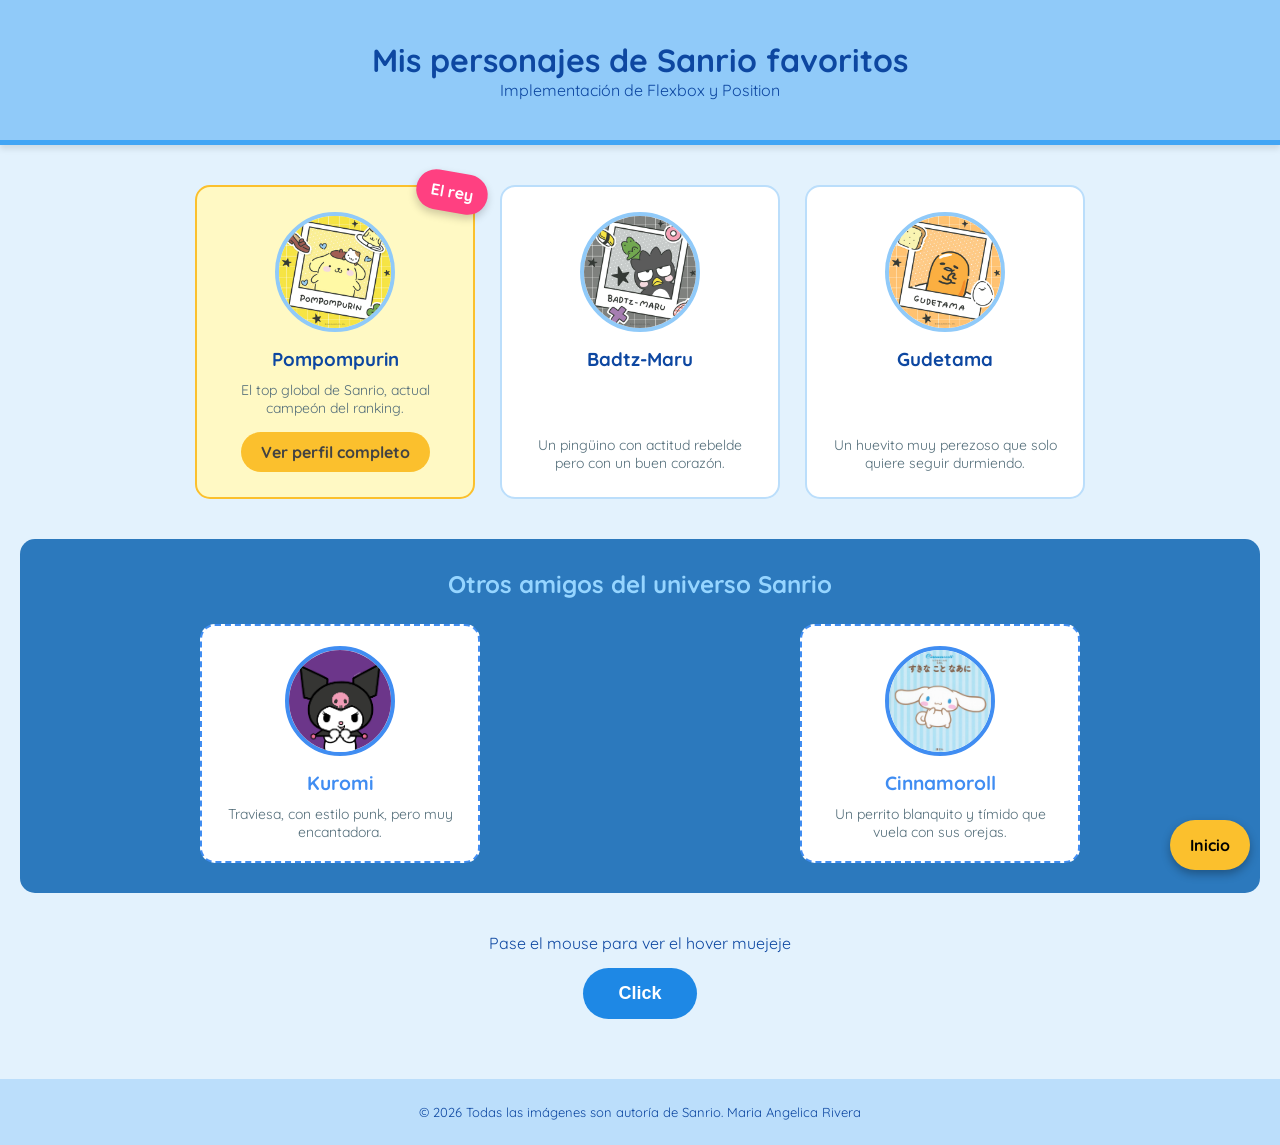
<file: Proyecto-1/index.html>
<!DOCTYPE html>
<html lang="es">
<head>
    <meta charset="UTF-8">
    <meta name="viewport" content="width=device-width, initial-scale=1.0">
    <title> Flexbox</title>
    <link href="https://fonts.googleapis.com/css2?family=Quicksand:wght@400;700&display=swap" rel="stylesheet">
    <link rel="stylesheet" href="styles.css">
</head>
<body>

   <header>
        <h1>Mis personajes de Sanrio favoritos</h1>
        <p>Implementación de Flexbox y Position</p>
    </header>

    <main>
        <section class="contenedor-tarjetas">
            <div class="tarjeta" id="personaje-campeon">
                <span class="insignia">El rey </span>
                <img src="img/purin.jpeg" alt="Pompompurin" class="imag">
                <h3>Pompompurin</h3>
                <p class="descripcion">El top global de Sanrio, actual campeón del ranking.</p>
                <a href="pompompurin.html" class="boton-perfil">Ver perfil completo</a>
            </div>

            <div class="tarjeta">
                <img src="img/batsu.jpeg" alt="Badtz-Maru" class="imag">
                <h3>Badtz-Maru</h3>
                <p class="descripcion">Un pingüino con actitud rebelde pero con un buen corazón.</p>
            </div>

            <div class="tarjeta">
                <img src="img/gudetama.jpeg" alt="Gudetama" class="imag">
                <h3>Gudetama</h3>
                <p class="descripcion">Un huevito muy perezoso que solo quiere seguir durmiendo.</p>
            </div>
        </section>

        <section class="mas-amigos">
            <h2>Otros amigos del universo Sanrio</h2>
            <div class="contenedor-amigos">
                <div class="amigo">
                    <img src="img/kuromi.png" alt="Kuromi" class="imag-amigo">
                    <h4>Kuromi</h4>
                    <p>Traviesa, con estilo punk, pero muy encantadora.</p>
                </div>
                
                <div class="amigo">
                    <img src="img/Cinna.jpg" alt="Cinnamoroll" class="imag-amigo">
                    <h4>Cinnamoroll</h4>
                    <p>Un perrito blanquito y tímido que vuela con sus orejas.</p>
                </div>
            </div>
        </section>

        <section class="hover-section">
            <p>Pase el mouse para ver el hover muejeje</p>
            <button class="boton">Click</button>
        </section>
    </main>

    <footer>
        <p>© 2026 Todas las imágenes son autoría de Sanrio. Maria Angelica Rivera</p>
    </footer>

    <a href="#" class="boton-flotante">Inicio</a>

</body>
</html>
</file>
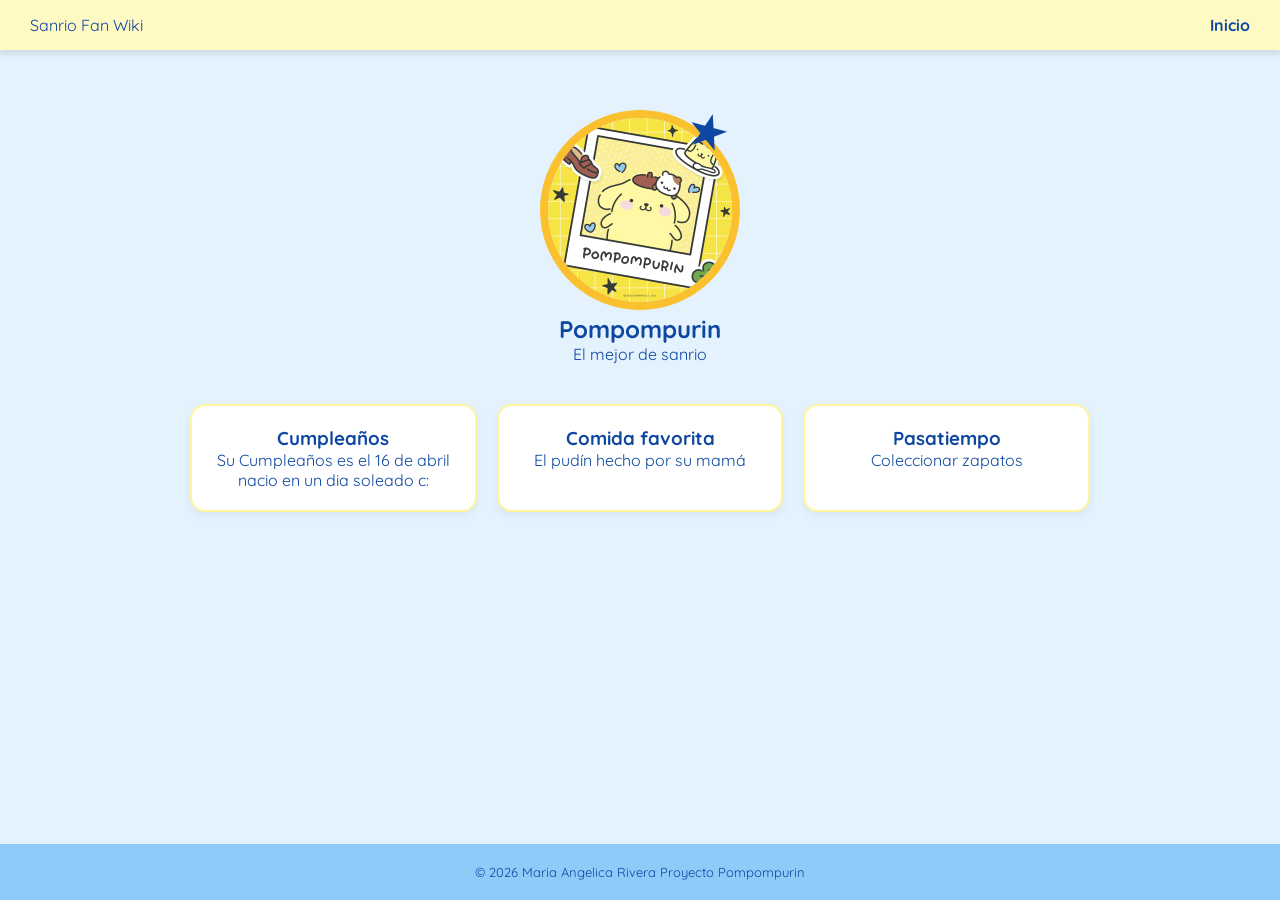
<file: Proyecto-1/pompompurin.html>
<!DOCTYPE html>
<html lang="es">
<head>
    <meta charset="UTF-8">
    <meta name="viewport" content="width=device-width, initial-scale=1.0">
    <title>Perfil - Pompompurin</title>
    <link href="https://fonts.googleapis.com/css2?family=Quicksand:wght@400;700&display=swap" rel="stylesheet">
    <link rel="stylesheet" href="styles.css">
</head>
<body>

    <nav class="navbar">
        <div class="logo">Sanrio Fan Wiki</div>
        <ul class="nav-links">
            <li><a href="index.html">Inicio</a></li>
        </ul>
    </nav>

    <main class="perfil-main">
        <section class="perfil-header">
            <div class="imagen-contenedor">
                <img src="img/purin.jpeg" alt="Pompompurin" class="img-perfil">
                <div class="decoracion"> ★</div>
            </div>
            
            <div class="perfil-info">
                <h1>Pompompurin</h1>
                <p class="subtitulo">El mejor de sanrio</p>
            </div>
        </section>

        <section class="curiosidades-flex">
            <article class="caja-curiosidad">
                <h3>Cumpleaños</h3>
                <p>Su Cumpleaños es el 16 de abril nacio en un dia soleado c:</p>
            </article>
            <article class="caja-curiosidad">
                <h3>Comida favorita</h3>
                <p>El pudín hecho por su mamá</p>
            </article>
            <article class="caja-curiosidad">
                <h3>Pasatiempo</h3>
                <p>Coleccionar zapatos</p>
            </article>
        </section>
    </main>

    <footer class="site-footer">
        <div class="footer-contenido">
            <p>© 2026 Maria Angelica Rivera Proyecto Pompompurin</p>
        </div>
    </footer>

</body>
</html>
</file>
<file: Proyecto-1/styles.css>
* {
    box-sizing: border-box;
    margin: 0;
    padding: 0;
}

body {
    background-color: #e3f2fd;
    font-family: 'Quicksand', sans-serif;
    color: #0d47a1;
    display: flex;
    flex-direction: column;
    min-height: 100vh;
}

header {
    background-color: #90caf9;
    padding: 40px 15px;
    border-bottom: 5px solid #42a5f5;
    display: flex;
    flex-direction: column;
    align-items: center;
    justify-content: center;
    text-align: center;
    position: sticky;
    top: 0;
    z-index: 1000;
    box-shadow: 0 4px 6px rgba(0,0,0,0.1);
}

.contenedor-tarjetas {
    display: flex;
    flex-wrap: wrap;
    justify-content: center;
    align-items: stretch;
    gap: 25px;
    padding: 40px 20px;
}

.tarjeta {
    background-color: white;
    width: 280px;
    padding: 25px;
    border-radius: 15px;
    border: 2px solid #bbdefb;
    transition: transform 0.3s;
    display: flex;
    flex-direction: column;
    align-items: center;
    text-align: center;
    position: relative; 
}

#personaje-campeon {
    background-color: #fff9c4;
    border-color: #fbc02d;
}

.insignia {
    position: absolute;
    top: -15px;
    right: -15px;
    background-color: #ff4081;
    color: white;
    font-weight: bold;
    padding: 10px 15px;
    border-radius: 20px;
    box-shadow: 0 4px 8px rgba(0,0,0,0.2);
    transform: rotate(10deg);
}

.imag {
    width: 120px;
    height: 120px;
    border-radius: 50%;
    object-fit: cover;
    border: 4px solid #90caf9;
    margin-bottom: 15px;
}

.descripcion {
    font-size: 14px;
    color: #546e7a;
    padding-top: 10px;
    margin-top: auto;
}

.mas-amigos {
    text-align: center;
    margin: 0 20px 40px 20px;
    padding: 30px;
    background-color: #2c79bd;
    border-radius: 15px;
}

.mas-amigos h2 {
    color: #96d5ff;
    margin-bottom: 25px;
}

.contenedor-amigos {
    display: flex;
    flex-direction: row; 
    justify-content: space-around; 
    align-items: stretch;
    flex-wrap: wrap;
    gap: 20px;
}

.amigo {
    background-color: white;
    border: 2px dashed #408df2;
    padding: 20px;
    border-radius: 15px;
    width: 280px;
    display: flex;
    flex-direction: column;
    justify-content: flex-start;
    align-items: center;
    text-align: center;
    transition: transform 0.3s ease;
}

.amigo:hover {
    transform: scale(1.05);
}

.imag-amigo {
    width: 110px;
    height: 110px;
    border-radius: 50%;
    object-fit: cover;
    border: 4px solid #408df2;
    margin-bottom: 15px;
}

.amigo h4 {
    color: #408df2;
    margin-bottom: 10px;
    font-size: 1.2rem;
}

.amigo p {
    font-size: 14px;
    color: #546e7a;
}

.hover-section {
    display: flex;
    flex-direction: column;
    align-items: center;
    margin: 20px 0 60px 0;
    gap: 15px;
}

.boton {
    background-color: #1e88e5;
    color: white;
    padding: 15px 35px;
    font-size: 18px;
    font-weight: bold;
    border: none;
    border-radius: 30px;
    cursor: pointer;
    transition: all 0.3s ease;
}

.boton:hover {
    background-color: #0d47a1;
    transform: scale(1.1);
}

footer {
    margin-top: auto;
    padding: 25px;
    background-color: #bbdefb;
    font-size: 13px;
    text-align: center;
}

.boton-flotante {
    position: fixed;
    bottom: 30px;
    right: 30px;
    background-color: #fbc02d;
    color: #000;
    text-decoration: none;
    padding: 15px 20px;
    border-radius: 50px;
    font-weight: bold;
    box-shadow: 0 4px 10px rgba(0,0,0,0.3);
    transition: transform 0.3s ease, background-color 0.3s ease;
    z-index: 1000;
}

.boton-flotante:hover {
    transform: translateY(-5px);
    background-color: #f9a825;
}

.boton-perfil {
    display: inline-block;
    margin-top: 15px;
    padding: 10px 20px;
    background-color: #fbc02d;
    color: #424242;
    text-decoration: none;
    border-radius: 20px;
    font-weight: bold;
    transition: transform 0.3s;
}

.boton-perfil:hover {
    transform: scale(1.05);
    background-color: #f9a825;
}

.navbar {
    position: fixed;
    top: 0;
    left: 0;
    width: 100%;
    background-color: #fff9c4;
    padding: 15px 30px;
    display: flex;
    justify-content: space-between;
    align-items: center;
    z-index: 2000;
    box-shadow: 0 4px 6px rgba(0,0,0,0.1);
}

.nav-links {
    list-style: none;
    display: flex;
}

.nav-links a {
    text-decoration: none;
    color: #0d47a1;
    font-weight: bold;
}

.perfil-main {
    margin-top: 90px; 
    padding: 20px;
    display: flex;
    flex-direction: column;
    align-items: center;
}

.perfil-header {
    display: flex;
    flex-direction: column;
    align-items: center;
    text-align: center;
    margin-bottom: 40px;
}

.imagen-contenedor {
    position: relative;
}

.img-perfil {
    width: 200px;
    height: 200px;
    border-radius: 50%;
    border: 8px solid #fbc02d;
    object-fit: cover;
    z-index: 10;
    position: relative;
}

.decoracion {
    position: absolute;
    top: -10px;
    right: 10px;
    font-size: 3rem;
    z-index: 20;
    transform: rotate(15deg);
}

.curiosidades-flex {
    display: flex;
    justify-content: center;
    gap: 20px;
    width: 100%;
    max-width: 900px;
}

.caja-curiosidad {
    background-color: white;
    padding: 20px;
    border-radius: 15px;
    border: 2px solid #fff59d;
    flex: 1;
    text-align: center;
    box-shadow: 0 4px 8px rgba(0,0,0,0.05);
}

.site-footer {
    background-color: #90caf9;
    padding: 20px;
    margin-top: auto;
}

.footer-contenido {
    display: flex;
    justify-content: center;
    align-items: center;
    max-width: 1000px;
    margin: 0 auto;
}

@media (max-width: 768px) {
    .navbar {
        flex-direction: column;
        gap: 10px;
        padding: 10px;
    }
    
    .perfil-main {
        margin-top: 110px;
    }

    .curiosidades-flex {
        flex-direction: column; 
        align-items: center;
    }

    .caja-curiosidad {
        width: 90%;
    }

    .footer-contenido {
        flex-direction: column;
        gap: 15px;
        text-align: center;
    }
}
</file>
